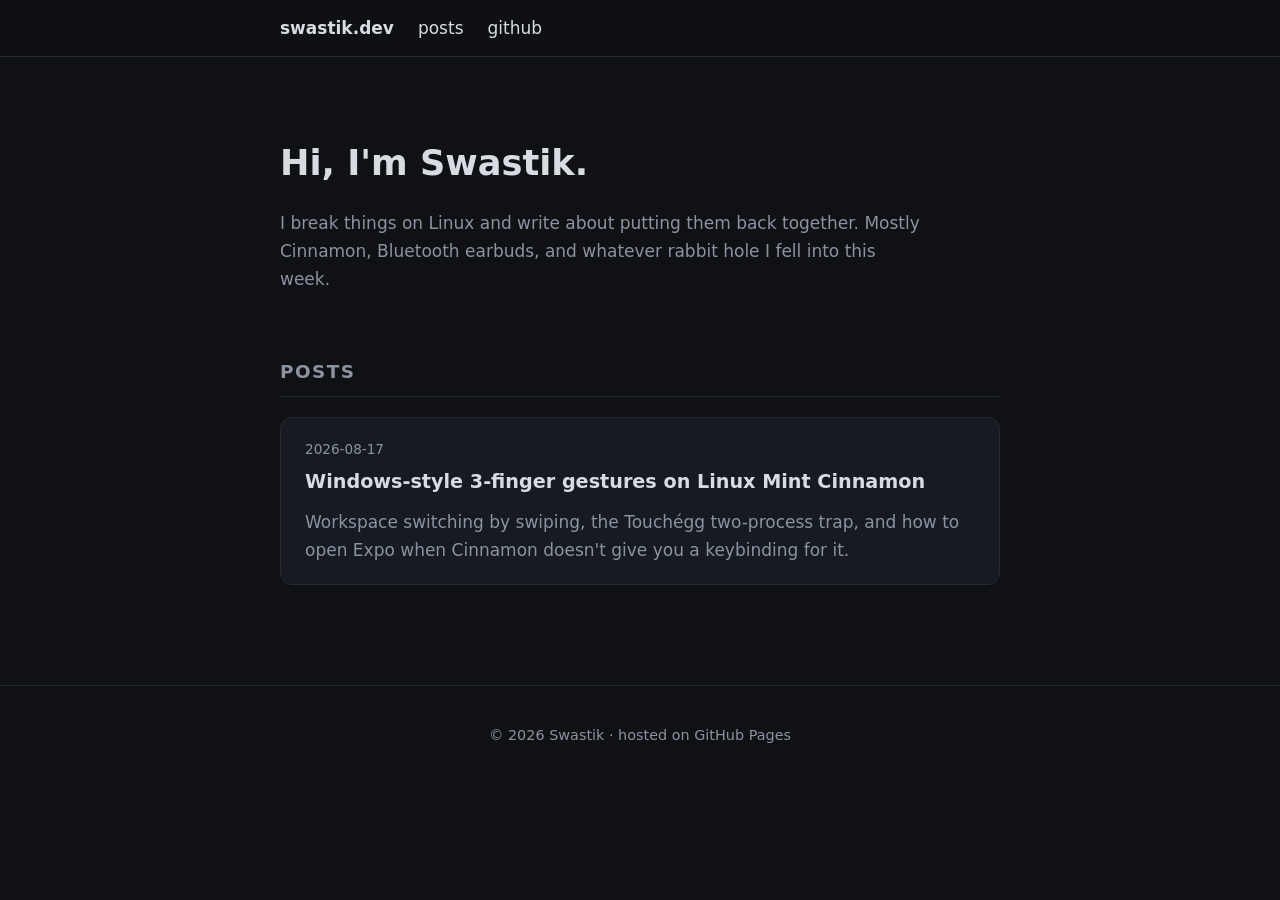
<file: index.html>
<!DOCTYPE html>
<html lang="en">
<head>
<meta charset="UTF-8">
<meta name="viewport" content="width=device-width, initial-scale=1.0">
<title>Swastik — blog</title>
<meta name="description" content="Swastik's blog: Linux, tooling, and small build stories.">
<link rel="stylesheet" href="/css/style.css">
</head>
<body>
<header class="site-head">
  <nav>
    <a class="brand" href="/">swastik.dev</a>
    <a href="/#posts">posts</a>
    <a href="https://github.com/Swastik36">github</a>
  </nav>
</header>
<main>
  <section class="hero">
    <h1>Hi, I'm Swastik.</h1>
    <p>I break things on Linux and write about putting them back together. Mostly Cinnamon, Bluetooth earbuds, and whatever rabbit hole I fell into this week.</p>
  </section>
  <section id="posts">
    <h2>Posts</h2>
    <article class="post-item">
      <div class="post-meta">2026-08-17</div>
      <h3><a href="/posts/touchegg-3-finger-gestures.html">Windows-style 3-finger gestures on Linux Mint Cinnamon</a></h3>
      <p>Workspace switching by swiping, the Touchégg two-process trap, and how to open Expo when Cinnamon doesn't give you a keybinding for it.</p>
    </article>
  </section>
</main>
<footer>
  <p>© 2026 Swastik · hosted on GitHub Pages</p>
</footer>
</body>
</html>
</file>
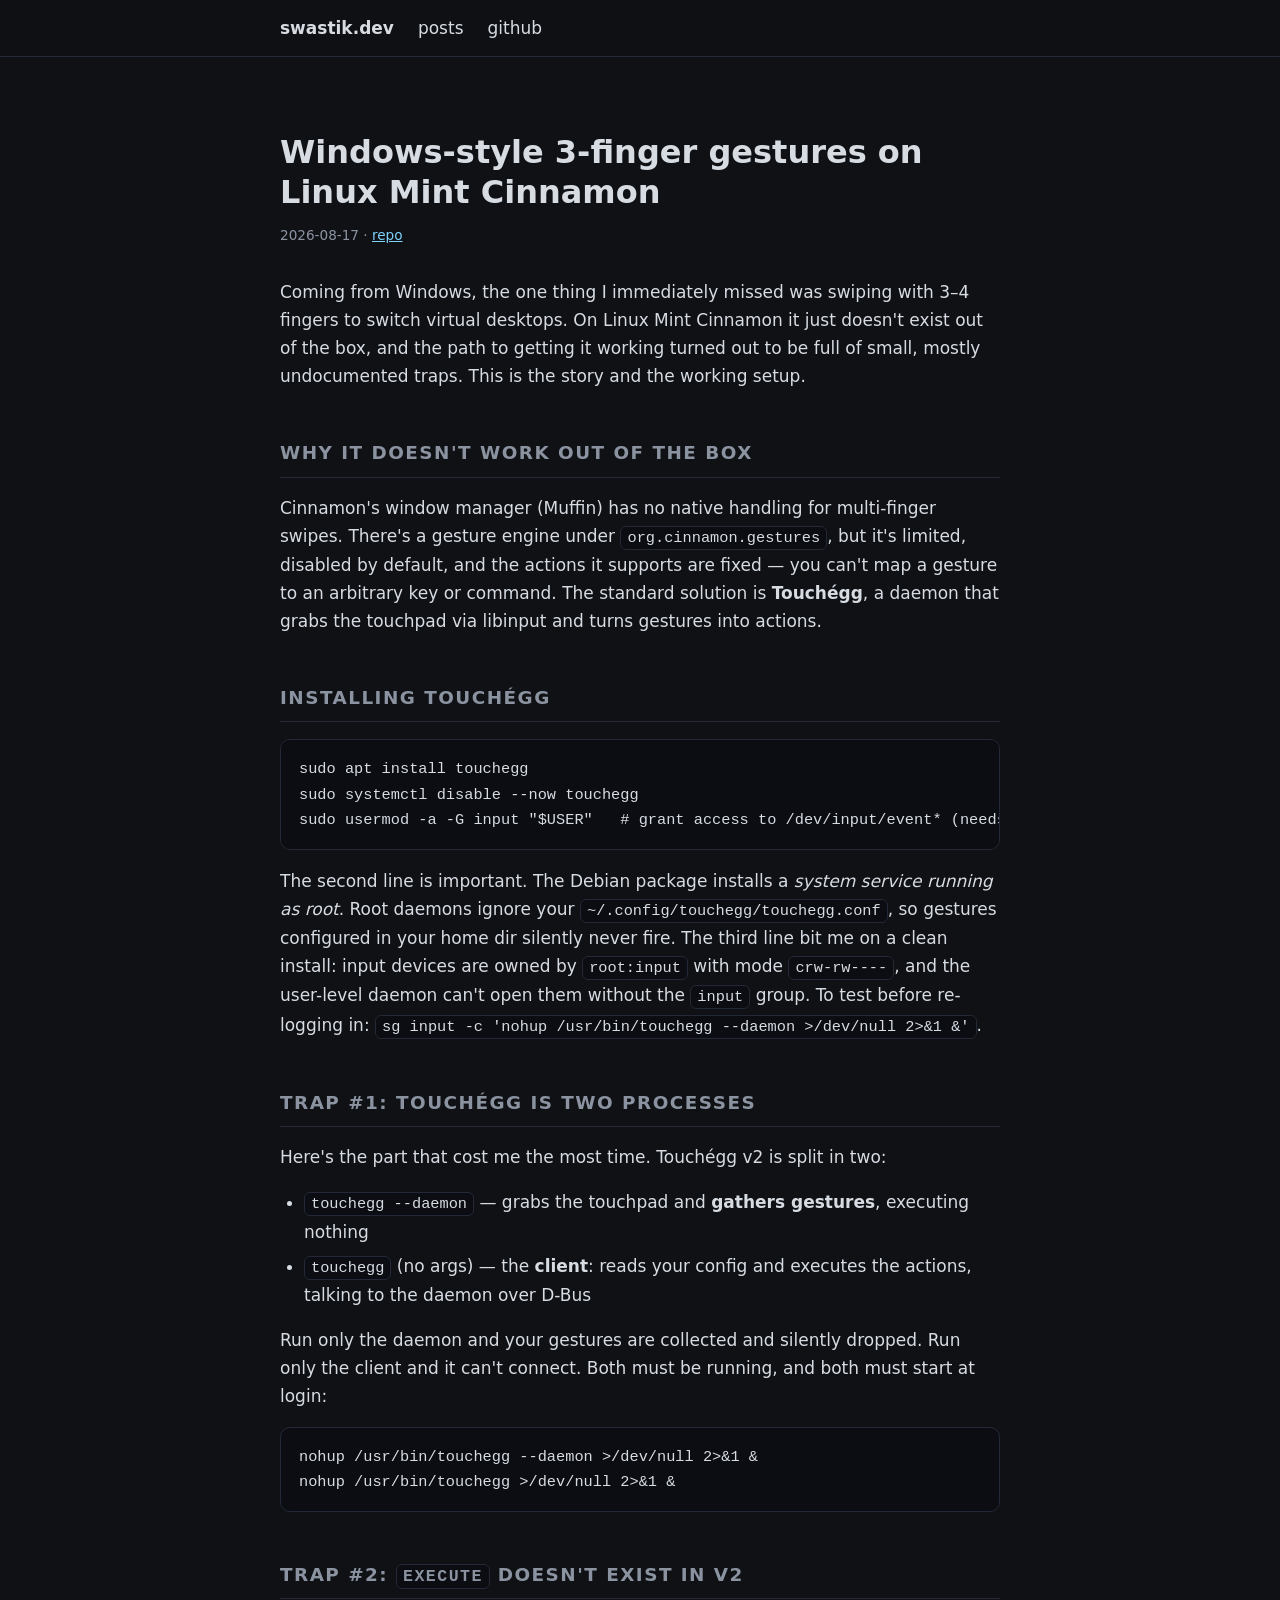
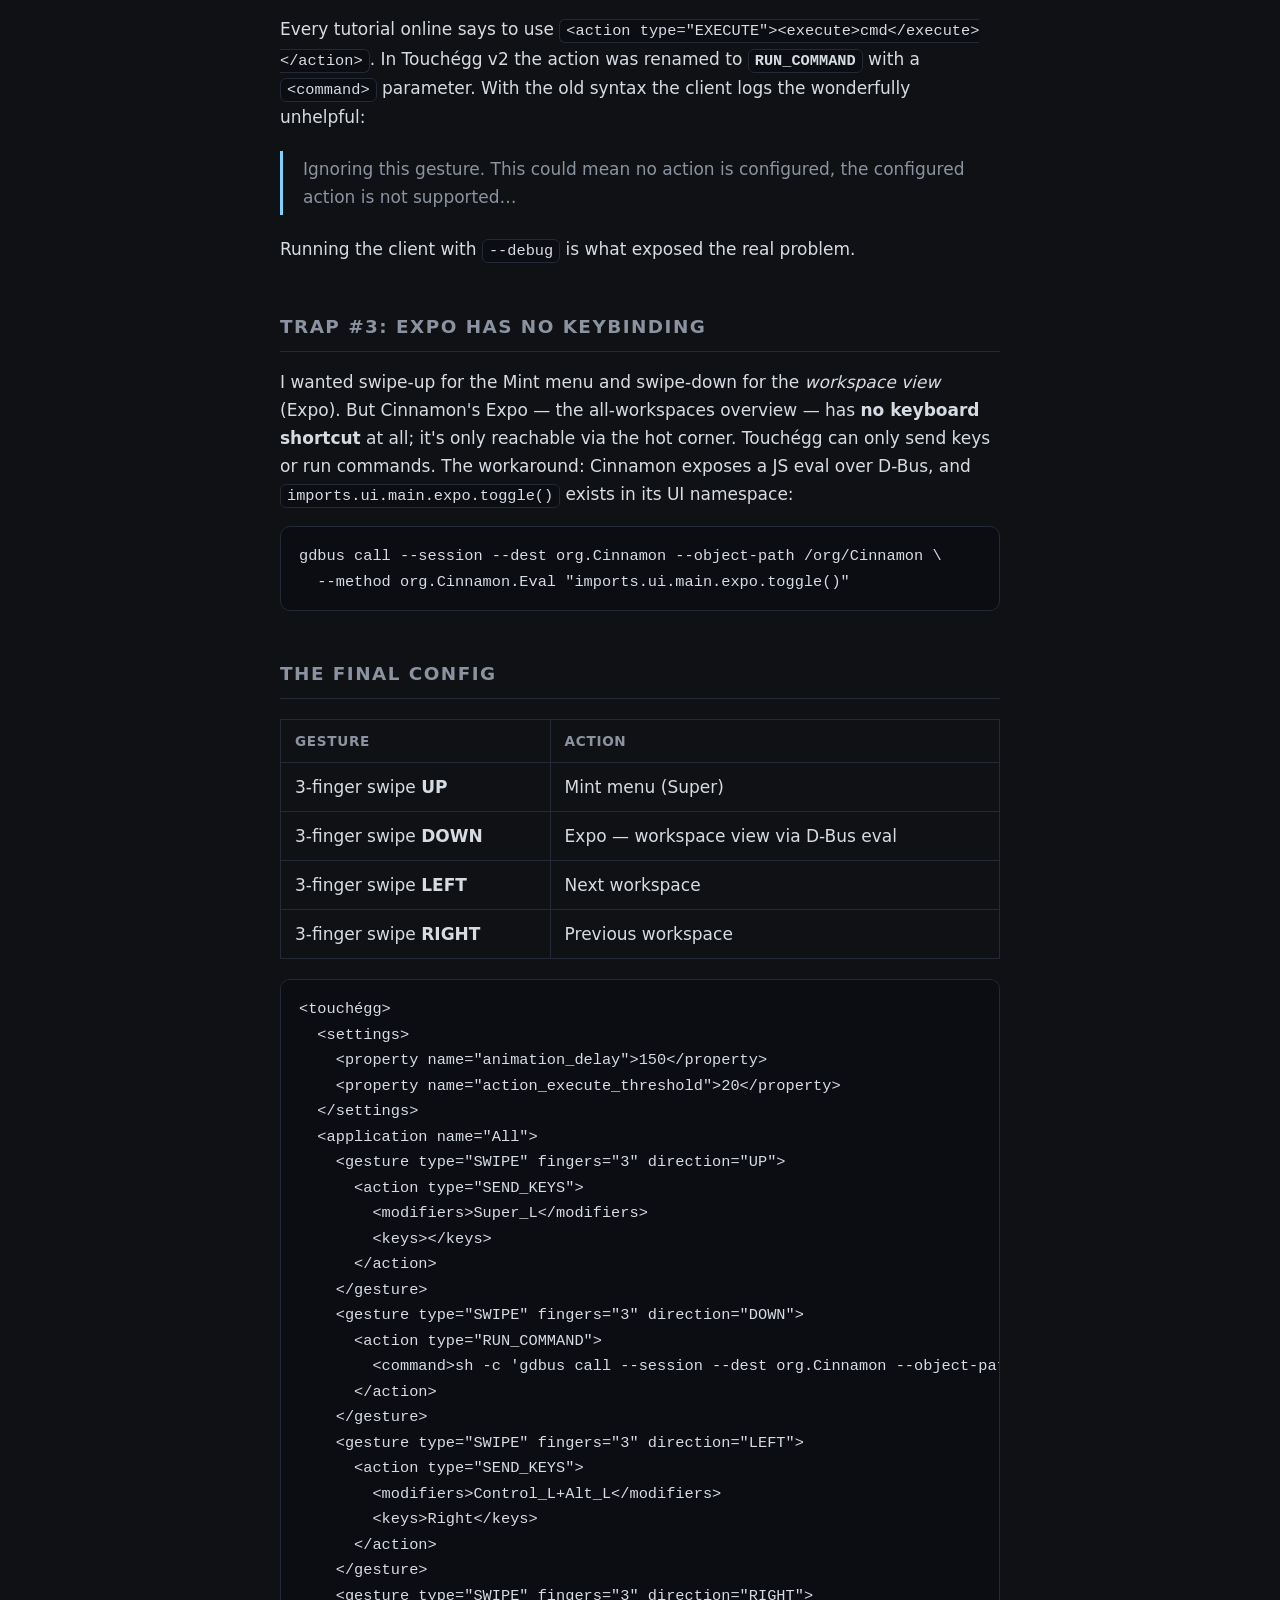
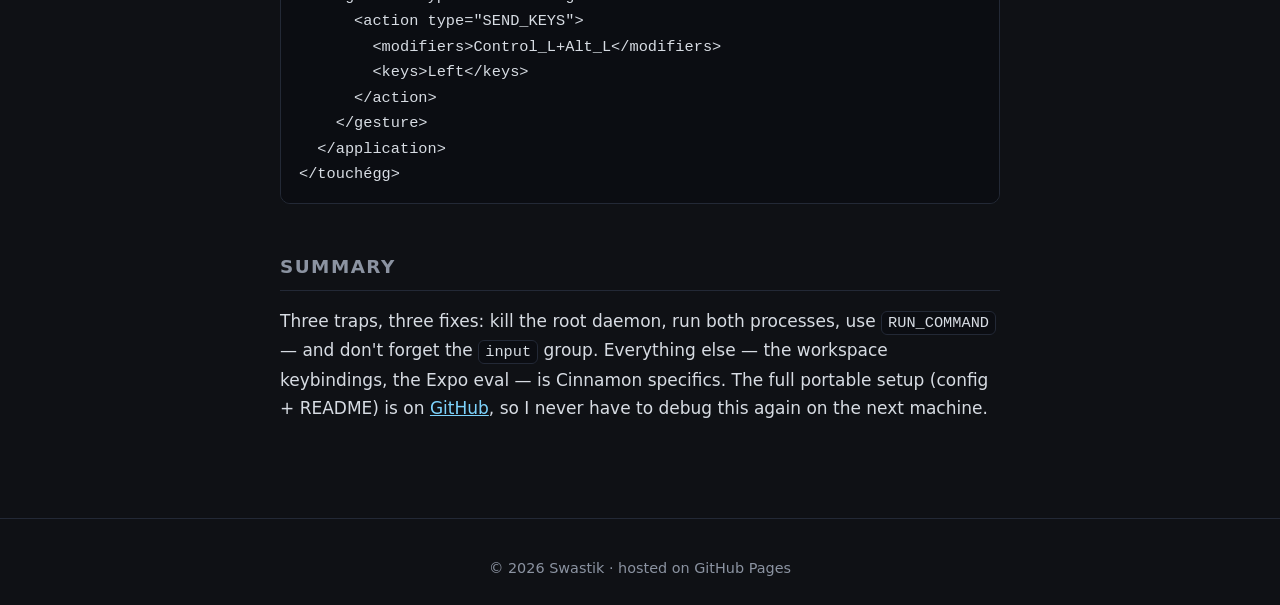
<file: posts/touchegg-3-finger-gestures.html>
<!DOCTYPE html>
<html lang="en">
<head>
<meta charset="UTF-8">
<meta name="viewport" content="width=device-width, initial-scale=1.0">
<title>Windows-style 3-finger gestures on Linux Mint Cinnamon — Swastik</title>
<meta name="description" content="Getting swipe-to-switch-workspace working on Cinnamon: Touchégg's two-process architecture, the RUN_COMMAND gotcha, and opening Expo via D-Bus.">
<link rel="stylesheet" href="/css/style.css">
</head>
<body>
<header class="site-head">
  <nav>
    <a class="brand" href="/">swastik.dev</a>
    <a href="/#posts">posts</a>
    <a href="https://github.com/Swastik36">github</a>
  </nav>
</header>
<article class="post">
  <h1>Windows-style 3-finger gestures on Linux Mint Cinnamon</h1>
  <div class="post-meta">2026-08-17 · <a href="https://github.com/Swastik36/touchegg-gestures">repo</a></div>

  <p>Coming from Windows, the one thing I immediately missed was swiping with 3–4 fingers to switch virtual desktops. On Linux Mint Cinnamon it just doesn't exist out of the box, and the path to getting it working turned out to be full of small, mostly undocumented traps. This is the story and the working setup.</p>

  <h2>Why it doesn't work out of the box</h2>
  <p>Cinnamon's window manager (Muffin) has no native handling for multi-finger swipes. There's a gesture engine under <code>org.cinnamon.gestures</code>, but it's limited, disabled by default, and the actions it supports are fixed — you can't map a gesture to an arbitrary key or command. The standard solution is <strong>Touchégg</strong>, a daemon that grabs the touchpad via libinput and turns gestures into actions.</p>

  <h2>Installing Touchégg</h2>
  <pre><code>sudo apt install touchegg
sudo systemctl disable --now touchegg
sudo usermod -a -G input "$USER"   # grant access to /dev/input/event* (needs re-login)</code></pre>
  <p>The second line is important. The Debian package installs a <em>system service running as root</em>. Root daemons ignore your <code>~/.config/touchegg/touchegg.conf</code>, so gestures configured in your home dir silently never fire. The third line bit me on a clean install: input devices are owned by <code>root:input</code> with mode <code>crw-rw----</code>, and the user-level daemon can't open them without the <code>input</code> group. To test before re-logging in: <code>sg input -c 'nohup /usr/bin/touchegg --daemon &gt;/dev/null 2&gt;&amp;1 &amp;'</code>.</p>

  <h2>Trap #1: Touchégg is two processes</h2>
  <p>Here's the part that cost me the most time. Touchégg v2 is split in two:</p>
  <ul>
    <li><code>touchegg --daemon</code> — grabs the touchpad and <strong>gathers gestures</strong>, executing nothing</li>
    <li><code>touchegg</code> (no args) — the <strong>client</strong>: reads your config and executes the actions, talking to the daemon over D-Bus</li>
  </ul>
  <p>Run only the daemon and your gestures are collected and silently dropped. Run only the client and it can't connect. Both must be running, and both must start at login:</p>
  <pre><code>nohup /usr/bin/touchegg --daemon >/dev/null 2>&1 &amp;
nohup /usr/bin/touchegg >/dev/null 2>&1 &amp;</code></pre>

  <h2>Trap #2: <code>EXECUTE</code> doesn't exist in v2</h2>
  <p>Every tutorial online says to use <code>&lt;action type="EXECUTE"&gt;&lt;execute&gt;cmd&lt;/execute&gt;&lt;/action&gt;</code>. In Touchégg v2 the action was renamed to <strong><code>RUN_COMMAND</code></strong> with a <code>&lt;command&gt;</code> parameter. With the old syntax the client logs the wonderfully unhelpful:</p>
  <blockquote>Ignoring this gesture. This could mean no action is configured, the configured action is not supported…</blockquote>
  <p>Running the client with <code>--debug</code> is what exposed the real problem.</p>

  <h2>Trap #3: Expo has no keybinding</h2>
  <p>I wanted swipe-up for the Mint menu and swipe-down for the <em>workspace view</em> (Expo). But Cinnamon's Expo — the all-workspaces overview — has <strong>no keyboard shortcut</strong> at all; it's only reachable via the hot corner. Touchégg can only send keys or run commands. The workaround: Cinnamon exposes a JS eval over D-Bus, and <code>imports.ui.main.expo.toggle()</code> exists in its UI namespace:</p>
  <pre><code>gdbus call --session --dest org.Cinnamon --object-path /org/Cinnamon \
  --method org.Cinnamon.Eval "imports.ui.main.expo.toggle()"</code></pre>

  <h2>The final config</h2>
  <table>
    <thead><tr><th>Gesture</th><th>Action</th></tr></thead>
    <tbody>
      <tr><td>3-finger swipe <strong>UP</strong></td><td>Mint menu (Super)</td></tr>
      <tr><td>3-finger swipe <strong>DOWN</strong></td><td>Expo — workspace view via D-Bus eval</td></tr>
      <tr><td>3-finger swipe <strong>LEFT</strong></td><td>Next workspace</td></tr>
      <tr><td>3-finger swipe <strong>RIGHT</strong></td><td>Previous workspace</td></tr>
    </tbody>
  </table>
  <pre><code>&lt;touchégg&gt;
  &lt;settings&gt;
    &lt;property name="animation_delay"&gt;150&lt;/property&gt;
    &lt;property name="action_execute_threshold"&gt;20&lt;/property&gt;
  &lt;/settings&gt;
  &lt;application name="All"&gt;
    &lt;gesture type="SWIPE" fingers="3" direction="UP"&gt;
      &lt;action type="SEND_KEYS"&gt;
        &lt;modifiers&gt;Super_L&lt;/modifiers&gt;
        &lt;keys&gt;&lt;/keys&gt;
      &lt;/action&gt;
    &lt;/gesture&gt;
    &lt;gesture type="SWIPE" fingers="3" direction="DOWN"&gt;
      &lt;action type="RUN_COMMAND"&gt;
        &lt;command&gt;sh -c 'gdbus call --session --dest org.Cinnamon --object-path /org/Cinnamon --method org.Cinnamon.Eval "imports.ui.main.expo.toggle()"'&lt;/command&gt;
      &lt;/action&gt;
    &lt;/gesture&gt;
    &lt;gesture type="SWIPE" fingers="3" direction="LEFT"&gt;
      &lt;action type="SEND_KEYS"&gt;
        &lt;modifiers&gt;Control_L+Alt_L&lt;/modifiers&gt;
        &lt;keys&gt;Right&lt;/keys&gt;
      &lt;/action&gt;
    &lt;/gesture&gt;
    &lt;gesture type="SWIPE" fingers="3" direction="RIGHT"&gt;
      &lt;action type="SEND_KEYS"&gt;
        &lt;modifiers&gt;Control_L+Alt_L&lt;/modifiers&gt;
        &lt;keys&gt;Left&lt;/keys&gt;
      &lt;/action&gt;
    &lt;/gesture&gt;
  &lt;/application&gt;
&lt;/touchégg&gt;</code></pre>

  <h2>Summary</h2>
  <p>Three traps, three fixes: kill the root daemon, run both processes, use <code>RUN_COMMAND</code> — and don't forget the <code>input</code> group. Everything else — the workspace keybindings, the Expo eval — is Cinnamon specifics. The full portable setup (config + README) is on <a href="https://github.com/Swastik36/touchegg-gestures">GitHub</a>, so I never have to debug this again on the next machine.</p>
</article>
<footer>
  <p>© 2026 Swastik · hosted on GitHub Pages</p>
</footer>
</body>
</html>
</file>
<file: css/style.css>
:root {
  --bg: #0f1115;
  --fg: #d7dce3;
  --muted: #8b93a1;
  --accent: #7dd3fc;
  --card: #161a21;
  --border: #232936;
  --code-bg: #0b0d12;
}

* { box-sizing: border-box; }

body {
  margin: 0;
  background: var(--bg);
  color: var(--fg);
  font: 17px/1.65 system-ui, -apple-system, "Segoe UI", sans-serif;
}

.site-head {
  border-bottom: 1px solid var(--border);
  position: sticky;
  top: 0;
  background: rgba(15, 17, 21, 0.9);
  backdrop-filter: blur(8px);
}

.site-head nav {
  max-width: 760px;
  margin: 0 auto;
  padding: 14px 20px;
  display: flex;
  gap: 24px;
  align-items: center;
}

.site-head a { color: var(--fg); text-decoration: none; }
.site-head a:hover { color: var(--accent); }
.site-head .brand { font-weight: 700; }

main {
  max-width: 760px;
  margin: 0 auto;
  padding: 48px 20px 80px;
}

.hero h1 { font-size: 2.2rem; margin-bottom: 8px; }
.hero p { color: var(--muted); max-width: 60ch; }

h2 {
  margin-top: 64px;
  padding-bottom: 8px;
  border-bottom: 1px solid var(--border);
  font-size: 1.15rem;
  text-transform: uppercase;
  letter-spacing: 0.08em;
  color: var(--muted);
}

.post-item {
  background: var(--card);
  border: 1px solid var(--border);
  border-radius: 12px;
  padding: 20px 24px;
  margin: 20px 0;
}

.post-item h3 { margin: 6px 0 10px; font-size: 1.2rem; }
.post-item h3 a { color: var(--fg); text-decoration: none; }
.post-item h3 a:hover { color: var(--accent); }
.post-item p { margin: 0; color: var(--muted); }
.post-meta { font-size: 0.85rem; color: var(--muted); }

article.post {
  max-width: 760px;
  margin: 0 auto;
  padding: 48px 20px 80px;
}

article.post h1 { font-size: 2rem; line-height: 1.25; margin-bottom: 12px; }
article.post .post-meta { margin-bottom: 32px; }
article.post h2 { margin-top: 48px; }
article.post h3 { margin-top: 32px; }
article.post p { margin: 16px 0; }
article.post a { color: var(--accent); }
article.post ul, article.post ol { padding-left: 24px; }
article.post li { margin: 6px 0; }

code {
  background: var(--code-bg);
  border: 1px solid var(--border);
  border-radius: 6px;
  padding: 2px 6px;
  font-size: 0.9em;
}

pre {
  background: var(--code-bg);
  border: 1px solid var(--border);
  border-radius: 10px;
  padding: 16px 18px;
  overflow-x: auto;
  line-height: 1.5;
}

pre code { background: none; border: none; padding: 0; }

table {
  width: 100%;
  border-collapse: collapse;
  margin: 20px 0;
}

th, td {
  text-align: left;
  padding: 10px 14px;
  border: 1px solid var(--border);
}

th { color: var(--muted); text-transform: uppercase; font-size: 0.85rem; letter-spacing: 0.05em; }

blockquote {
  margin: 20px 0;
  padding: 4px 20px;
  border-left: 3px solid var(--accent);
  color: var(--muted);
}

footer {
  border-top: 1px solid var(--border);
  padding: 24px 20px;
  text-align: center;
  color: var(--muted);
  font-size: 0.9rem;
}
</file>
